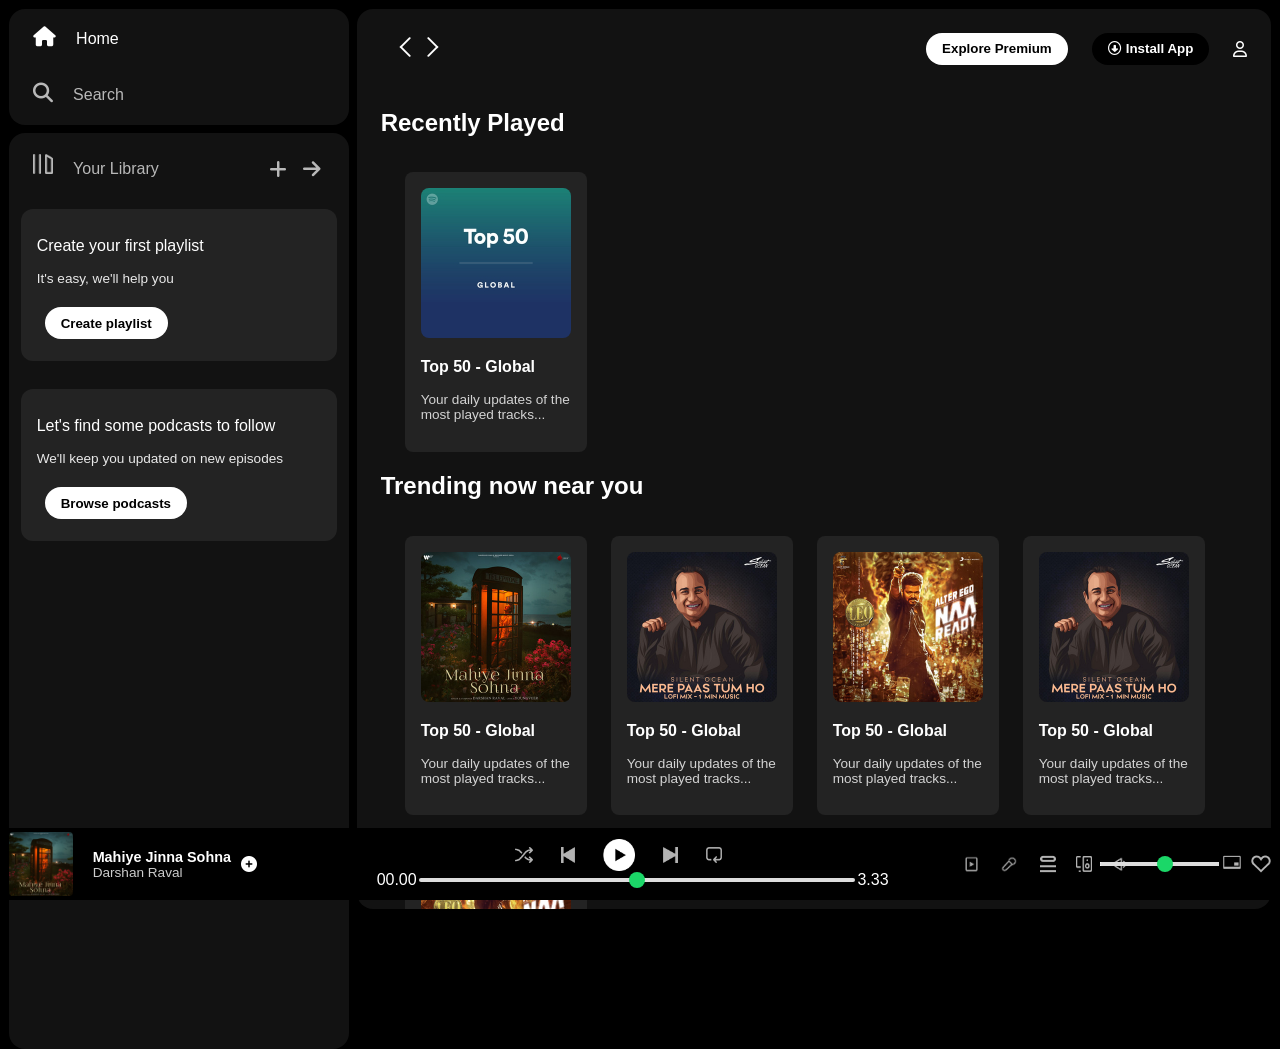
<file: index.html>
<!DOCTYPE html>
<html lang="en">
<head>
    <meta charset="UTF-8">
    <meta http-equiv="X-UA-Compatible" content="IE-edge">
    <meta name="viewport" content="width=device-width, initial-scale=1.0">
    <link rel="stylesheet" href="https://cdnjs.cloudflare.com/ajax/libs/font-awesome/6.6.0/css/all.min.css" integrity="sha512-Kc323vGBEqzTmouAECnVceyQqyqdsSiqLQISBL29aUW4U/M7pSPA/gEUZQqv1cwx4OnYxTxve5UMg5GT6L4JJg==" crossorigin="anonymous" referrerpolicy="no-referrer" />
    <link rel="icon" href="./assets/logo.png" />
    <title>Spotify - Web Player: Music for everyone</title>
    <link rel="stylesheet" href="style.css">
    <link rel="preconnect" href="https://fonts.googleapis.com">
    <link rel="preconnect" href="https://fonts.gstatic.com" crossorigin>
    <link href="https://fonts.googleapis.com/css2?family=Poppins:wght@300;400;500;600;700&display=swap" rel="stylesheet">
</head>
<body>
    <div class="main">
        <div class="sidebar">
            <div class="nav">
                <div class="nav-option" style="opacity: 1">
                    <i class="fa-solid fa-house"></i>
                    <a href="#">Home</a>
                </div>
                <div class="nav-option">
                    <i class="fa-solid fa-magnifying-glass"></i>
                    <a href="#">Search</a>
                </div>
            </div>
            <div class="library">
                <div class="options">
                    <div class="lib-option nav-option">
                        <img src="./assets/library_icon.png">
                        <a href="#">Your Library</a>
                    </div>
                    <div class="icons">
                        <i class="fa-solid fa-plus"></i>
                        <i class="fa-solid fa-arrow-right"></i>
                    </div>
                </div>
                <div class="lib-box">
                    <div class="box">
                        <p class="box-p1">Create your first playlist</p>
                        <p class="box-p2">It's easy, we'll help you</p>
                        <button class="badge">Create playlist</button>
                    </div>
                    <div class="box">
                        <p class="box-p1">Let's find some podcasts to follow</p>
                        <p class="box-p2">We'll keep you updated on new episodes</p>
                        <button class="badge">Browse podcasts</button>
                    </div>
                </div>
            </div>
        </div>
        <div class="main-content">
            <div class="sticky-nav">
                <div class="sticky-nav-icons">
                    <img src="./assets/backward_icon.png">
                    <img src="./assets/forward_icon.png" class="hide">
                </div>
                <div class="sticky-nav-options">
                    <button class="badge nav-item hide">Explore Premium</button>
                    <button class="badge nav-item dark-badge"><i class="fa-regular fa-circle-down" style="margin-right: 5px;"></i>Install App</button>
                    <i class="fa-regular fa-user nav-item"></i>
                </div>

            </div>

            <h2>Recently Played</h2>
            <div class="cards-container">
                <div class="card">
                    <img src="assets/card1img.jpeg" class="card-img">
                    <p class="card-title">Top 50 - Global</p>
                    <p class="card-info">Your daily updates of the most played tracks...</p>
                </div>
            </div>

            <h2>Trending now near you</h2>
            <div class="cards-container">
                <div class="card">
                    <img src="assets/card2img.jpeg" class="card-img">
                    <p class="card-title">Top 50 - Global</p>
                    <p class="card-info">Your daily updates of the most played tracks...</p>
                </div>
                <div class="card">
                    <img src="assets/card3img.jpeg" class="card-img">
                    <p class="card-title">Top 50 - Global</p>
                    <p class="card-info">Your daily updates of the most played tracks...</p>
                </div>
                <div class="card">
                    <img src="assets/card4img.jpeg" class="card-img">
                    <p class="card-title">Top 50 - Global</p>
                    <p class="card-info">Your daily updates of the most played tracks...</p>
                </div>
                <div class="card">
                    <img src="assets/card3img.jpeg" class="card-img">
                    <p class="card-title">Top 50 - Global</p>
                    <p class="card-info">Your daily updates of the most played tracks...</p>
                </div>
                <div class="card">
                    <img src="assets/card4img.jpeg" class="card-img">
                    <p class="card-title">Top 50 - Global</p>
                    <p class="card-info">Your daily updates of the most played tracks...</p>
                </div>
            </div>

            <h2>Featured Charts</h2>
            <div class="cards-container">
                <div class="card">
                    <img src="assets/card5img.jpeg" class="card-img">
                    <p class="card-title">Top 50 - Global</p>
                    <p class="card-info">Your daily updates of the most played tracks...</p>
                </div>
                <div class="card">
                    <img src="assets/card6img.jpeg" class="card-img">
                    <p class="card-title">Top Songs - India</p>
                    <p class="card-info">Your daily updates of the most played tracks...</p>
                </div>
                <div class="card">
                    <img src="assets/card1img.jpeg" class="card-img">
                    <p class="card-title">Top 50 - Global</p>
                    <p class="card-info">Your daily updates of the most played tracks...</p>
                </div>
            </div>
            <div class="footer">
                <div class="line"></div>
            </div>

        </div>
        <div class="music-player">
            <div class="album">
                <img src="./assets/card2img.jpeg" class="alb-picture">
                <div class="alb-title-singer">
                    <span class="alb-title">Mahiye Jinna Sohna</span>
                    <span class="alb-singer">Darshan Raval</span>
                </div>
                <i class="fa-solid fa-circle-plus"></i>
            </div>
            <div class="player">
                <div class="player-controls">
                    <img src="./assets/player_icon1.png" class="player-control-icon">
                    <img src="./assets/player_icon2.png" class="player-control-icon">
                    <img src="./assets/player_icon3.png" class="player-control-icon" style="opacity: 1;height: 2rem">
                    <img src="./assets/player_icon4.png" class="player-control-icon">
                    <img src="./assets/player_icon5.png" class="player-control-icon">
                </div>
                <div class="playback-bar">
                    <span class="curr-time">00.00</span>
                    <input type = "range" min="0" max="100" class="progress-bar" step="1">
                    <span class="tot-time">3.33</span>
                </div>
            </div>
            <div class="controls">
                <div class="music-controls">
                    <img src="./assets/controls_icon1.png" class="controls-icon1">
                    <img src="./assets/controld_icon2.png" class="controls-icon2">
                    <img src="./assets/controls_icon3.png" class="controls-icon3">
                    <img src="./assets/controls_icon4.png" class="controls-icon4">
                    <img src="./assets/controls_icon5.png" class="controls-icon5">
                </div>
                <div class="volume-bar">
                    <input type="range" min="0" max="100" class="volume" step="1">
                </div>
                <div class="more-controls">
                    <img src="./assets/album_icon2.png" class="more-controls-icons2">
                    <img src="./assets/album_icon1.png" class="more-controls-icons1">
                </div>
            </div>
        </div>
    </div>
</body>
</html>
</file>
<file: style.css>
body {
    font-family: "Montserrat", sans-serif;
    margin: 0;
    background-color: #000;
    color: #fff;
    overflow: hidden;
}

.main {
    display: flex;
    height: 100vh;
    padding: 0.54rem;
}

.sidebar {
    background-color: #000;
    width: 340px;
    border-radius: 1rem;
    margin-right: 0.5rem;
}

.main-content {
    background-color: #121212;
    flex: 1;
    border-radius: 1rem;
    overflow: auto;
    padding: 0 1.5rem 0 1.5rem;
}

.music-player {
    display: flex;
    align-items: center;
    background-color: black;
    position: fixed;
    bottom: 0;
    width: 100%;
    height: 72px;
}

a {
    text-decoration: none;
    color: #fff;
}

.nav {
    background-color: #121212;
    border-radius: 1rem;
    display: flex;
    flex-direction: column;
    justify-content: center;
    height: 100px;
    padding: 0.5rem 0.75rem;
}

.nav-option {
    line-height: 2.5rem;
    opacity: 0.7;
    padding: 0.5rem 0.75rem;
}

.nav-option:hover {
    opacity: 1;
}

.nav-option i {
    font-size: 1.25rem;
}

.nav-option a {
    font-size: 1rem;
    margin-left: 1rem;
}

.library {
    background-color: #121212;
    border-radius: 1rem;
    height: 100%;
    margin-top: 0.5rem;
    padding: 0.5rem 0.75rem;
}

.options {
    display: flex;
    justify-content: space-between;
    align-items: center;
}

.lib-option img {
    height: 1.25rem;
    width: 1.25rem;
}

.icons {
    font-size: 1.25rem;
    display: flex;
}

.icons i {
    opacity: 0.7;
    margin-right: 1rem;
}

.icons i:hover {
    opacity: 1;
}

.box {
    background-color: #232323;
    height: 8rem;
    border-radius: 0.75rem;
    margin: 0.75rem 0 1.75rem 0;
    padding: 0.75rem 1rem;
}

.box-p1 {
    font-size: 1rem;
    font-weight: 500;
}

.box-p2 {
    font-size: 0.85rem;
    opacity: 0.9;
}

.badge {
    background-color: #fff;
    border: none;
    border-radius: 100px;
    padding: 0.25rem 1rem;
    font-weight: 700;
    margin: 0.5rem;
    height: 2rem;
    width: fit-content;
}

.dark-badge {
    background-color: #000;
    color: #fff;
}

.sticky-nav {
    position: sticky;
    top: 0;
    background-color: #121212;
    display: flex;
    justify-content: space-between;
    align-items: center;
    padding: 1rem 0 1rem 0;
    z-index: 10;
}

.sticky-nav-icons {
    margin-left: 0.75rem;
}

.sticky-nav-options {
    display: flex;
    justify-content: center;
    align-items: center;
}

.nav-item {
    margin-left: 1rem;
}

@media (max-width: 1000px) {
    .hide {
        display: none;
    }
}

.card {
    background-color: #232323;
    width: 150px;
    border-radius: 0.5rem;
    padding: 1rem;
    margin-left: 1.5rem;
    margin-top: 1rem;
}

.cards-container {
    display: flex;
    flex-wrap: wrap;
}

.card-img {
    width: 100%;
    border-radius: 0.5rem;
}

.card-title {
    font-weight: 600;
}

.card-info {
    font-size: 0.85rem;
    opacity: 0.8;
}

.footer {
    height: 300px;
    display: flex;
    align-items: center;
    justify-content: center;
}

.line {
    width: 90%;
    height: 50%;
    border-top: 1px solid white;
    opacity: 0.4;
}

.music-player {
    display: flex;
    align-items: center;
}

.album {
    width: 25%;
    display: flex;
    align-items: center;
}

.player {
    display: flex;
    flex-direction: column;
    justify-content: center;
    width: 50%;
}

.controls {
    width: 25%;
    display: flex;
    justify-content: space-between;
    align-items: center;
    padding: 1rem;
    flex-wrap: wrap;
}

.player-controls {
    display: flex;
    justify-content: center;
    align-items: center;
}

.player-control-icon {
    height: 1rem;
    margin-right: 1.75rem;
    opacity: 0.7;
}

.player-control-icon:hover {
    opacity: 1;
}

.playback-bar {
    display: flex;
    justify-content: center;
    align-items: center;
}

.progress-bar {
    width: 70%;
    appearance: none;
    background-color: transparent;
    cursor: pointer;
}

.progress-bar::-webkit-slider-runnable-track {
    background-color: #ddd;
    border-radius: 100px;
    height: 0.2rem;
}

.progress-bar::-webkit-slider-thumb {
    appearance: none;
    height: 1rem;
    width: 1rem;
    background-color: #1bd768;
    border-radius: 50%;
    margin-top: -6px;
}

.alb-picture {
    height: 64px;
    width: 64px;
    border-radius: 4px;
    margin-right: 10px;
}

.alb-title-singer {
    display: flex;
    flex-direction: column;
    justify-content: center;
    margin: 0 10px;
}

.alb-singer {
    opacity: 0.8;
    font-size: 0.85rem;
}

.alb-title {
    font-size: 0.9rem;
    font-weight: 600;
}

.music-controls {
    display: flex;
    width: 20%;
    align-items: center;
    gap: 1rem;
}

.controls-icon1,
.controls-icon2 {
    width: 2rem;
    height: 2rem;
    object-fit: contain;
}

.controls-icon3 {
    width: 1.5rem;
    height: 1.5rem;
    opacity: 0.7;
}

.controls-icon4 {
    width: 1rem;
    height: 1rem;
    opacity: 0.7;
}

.controls-icon5 {
    width: 2rem;
    height: 2rem;
    object-fit: contain;
}

.volume-bar {
    display: flex;
    flex-direction: wrap;
    margin-left: 50px;
    align-items: center;
    width: 30%;
}

.volume {
    appearance: none;
    cursor: pointer;
}

.volume::-webkit-slider-runnable-track {
    background-color: #ddd;
    border-radius: 100px;
    height: 0.2rem;
}

.volume::-webkit-slider-thumb {
    appearance: none;
    height: 1rem;
    width: 1rem;
    background-color: #1bd768;
    border-radius: 50%;
    margin-top: -6px;
}

.more-controls {
    display: flex;
    align-items: center;
}

.more-controls-icons2 {
    height: 2rem;
    width: 2rem;
    object-fit: contain;
}

.more-controls-icons1 {
    height: 1.5rem;
    width: 1.5rem;
    object-fit: contain;
    opacity: 0.7;
}
</file>
<file: My-Spotify/style.css>
body {
    font-family: "Montserrat", sans-serif;
    margin: 0;
    background-color: #000;
    color: #fff;
    overflow: hidden;
}

.main {
    display: flex;
    height: 100vh;
    padding: 0.54rem;
}

.sidebar {
    background-color: #000;
    width: 340px;
    border-radius: 1rem;
    margin-right: 0.5rem;
}

.main-content {
    background-color: #121212;
    flex: 1;
    border-radius: 1rem;
    overflow: auto;
    padding: 0 1.5rem 0 1.5rem;
}

.music-player {
    display: flex;
    align-items: center;
    background-color: black;
    position: fixed;
    bottom: 0;
    width: 100%;
    height: 72px;
}

a {
    text-decoration: none;
    color: #fff;
}

.nav {
    background-color: #121212;
    border-radius: 1rem;
    display: flex;
    flex-direction: column;
    justify-content: center;
    height: 100px;
    padding: 0.5rem 0.75rem;
}

.nav-option {
    line-height: 2.5rem;
    opacity: 0.7;
    padding: 0.5rem 0.75rem;
}

.nav-option:hover {
    opacity: 1;
}

.nav-option i {
    font-size: 1.25rem;
}

.nav-option a {
    font-size: 1rem;
    margin-left: 1rem;
}

.library {
    background-color: #121212;
    border-radius: 1rem;
    height: 100%;
    margin-top: 0.5rem;
    padding: 0.5rem 0.75rem;
}

.options {
    display: flex;
    justify-content: space-between;
    align-items: center;
}

.lib-option img {
    height: 1.25rem;
    width: 1.25rem;
}

.icons {
    font-size: 1.25rem;
    display: flex;
}

.icons i {
    opacity: 0.7;
    margin-right: 1rem;
}

.icons i:hover {
    opacity: 1;
}

.box {
    background-color: #232323;
    height: 8rem;
    border-radius: 0.75rem;
    margin: 0.75rem 0 1.75rem 0;
    padding: 0.75rem 1rem;
}

.box-p1 {
    font-size: 1rem;
    font-weight: 500;
}

.box-p2 {
    font-size: 0.85rem;
    opacity: 0.9;
}

.badge {
    background-color: #fff;
    border: none;
    border-radius: 100px;
    padding: 0.25rem 1rem;
    font-weight: 700;
    margin: 0.5rem;
    height: 2rem;
    width: fit-content;
}

.dark-badge {
    background-color: #000;
    color: #fff;
}

.sticky-nav {
    position: sticky;
    top: 0;
    background-color: #121212;
    display: flex;
    justify-content: space-between;
    align-items: center;
    padding: 1rem 0 1rem 0;
    z-index: 10;
}

.sticky-nav-icons {
    margin-left: 0.75rem;
}

.sticky-nav-options {
    display: flex;
    justify-content: center;
    align-items: center;
}

.nav-item {
    margin-left: 1rem;
}

@media (max-width: 1000px) {
    .hide {
        display: none;
    }
}

.card {
    background-color: #232323;
    width: 150px;
    border-radius: 0.5rem;
    padding: 1rem;
    margin-left: 1.5rem;
    margin-top: 1rem;
}

.cards-container {
    display: flex;
    flex-wrap: wrap;
}

.card-img {
    width: 100%;
    border-radius: 0.5rem;
}

.card-title {
    font-weight: 600;
}

.card-info {
    font-size: 0.85rem;
    opacity: 0.8;
}

.footer {
    height: 300px;
    display: flex;
    align-items: center;
    justify-content: center;
}

.line {
    width: 90%;
    height: 50%;
    border-top: 1px solid white;
    opacity: 0.4;
}

.music-player {
    display: flex;
    align-items: center;
}

.album {
    width: 25%;
    display: flex;
    align-items: center;
}

.player {
    display: flex;
    flex-direction: column;
    justify-content: center;
    width: 50%;
}

.controls {
    width: 25%;
    display: flex;
    justify-content: space-between;
    align-items: center;
    padding: 1rem;
    flex-wrap: wrap;
}

.player-controls {
    display: flex;
    justify-content: center;
    align-items: center;
}

.player-control-icon {
    height: 1rem;
    margin-right: 1.75rem;
    opacity: 0.7;
}

.player-control-icon:hover {
    opacity: 1;
}

.playback-bar {
    display: flex;
    justify-content: center;
    align-items: center;
}

.progress-bar {
    width: 70%;
    appearance: none;
    background-color: transparent;
    cursor: pointer;
}

.progress-bar::-webkit-slider-runnable-track {
    background-color: #ddd;
    border-radius: 100px;
    height: 0.2rem;
}

.progress-bar::-webkit-slider-thumb {
    appearance: none;
    height: 1rem;
    width: 1rem;
    background-color: #1bd768;
    border-radius: 50%;
    margin-top: -6px;
}

.alb-picture {
    height: 64px;
    width: 64px;
    border-radius: 4px;
    margin-right: 10px;
}

.alb-title-singer {
    display: flex;
    flex-direction: column;
    justify-content: center;
    margin: 0 10px;
}

.alb-singer {
    opacity: 0.8;
    font-size: 0.85rem;
}

.alb-title {
    font-size: 0.9rem;
    font-weight: 600;
}

.music-controls {
    display: flex;
    width: 20%;
    align-items: center;
    gap: 1rem;
}

.controls-icon1,
.controls-icon2 {
    width: 2rem;
    height: 2rem;
    object-fit: contain;
}

.controls-icon3 {
    width: 1.5rem;
    height: 1.5rem;
    opacity: 0.7;
}

.controls-icon4 {
    width: 1rem;
    height: 1rem;
    opacity: 0.7;
}

.controls-icon5 {
    width: 2rem;
    height: 2rem;
    object-fit: contain;
}

.volume-bar {
    display: flex;
    flex-direction: wrap;
    margin-left: 50px;
    align-items: center;
    width: 30%;
}

.volume {
    appearance: none;
    cursor: pointer;
}

.volume::-webkit-slider-runnable-track {
    background-color: #ddd;
    border-radius: 100px;
    height: 0.2rem;
}

.volume::-webkit-slider-thumb {
    appearance: none;
    height: 1rem;
    width: 1rem;
    background-color: #1bd768;
    border-radius: 50%;
    margin-top: -6px;
}

.more-controls {
    display: flex;
    align-items: center;
}

.more-controls-icons2 {
    height: 2rem;
    width: 2rem;
    object-fit: contain;
}

.more-controls-icons1 {
    height: 1.5rem;
    width: 1.5rem;
    object-fit: contain;
    opacity: 0.7;
}
</file>
